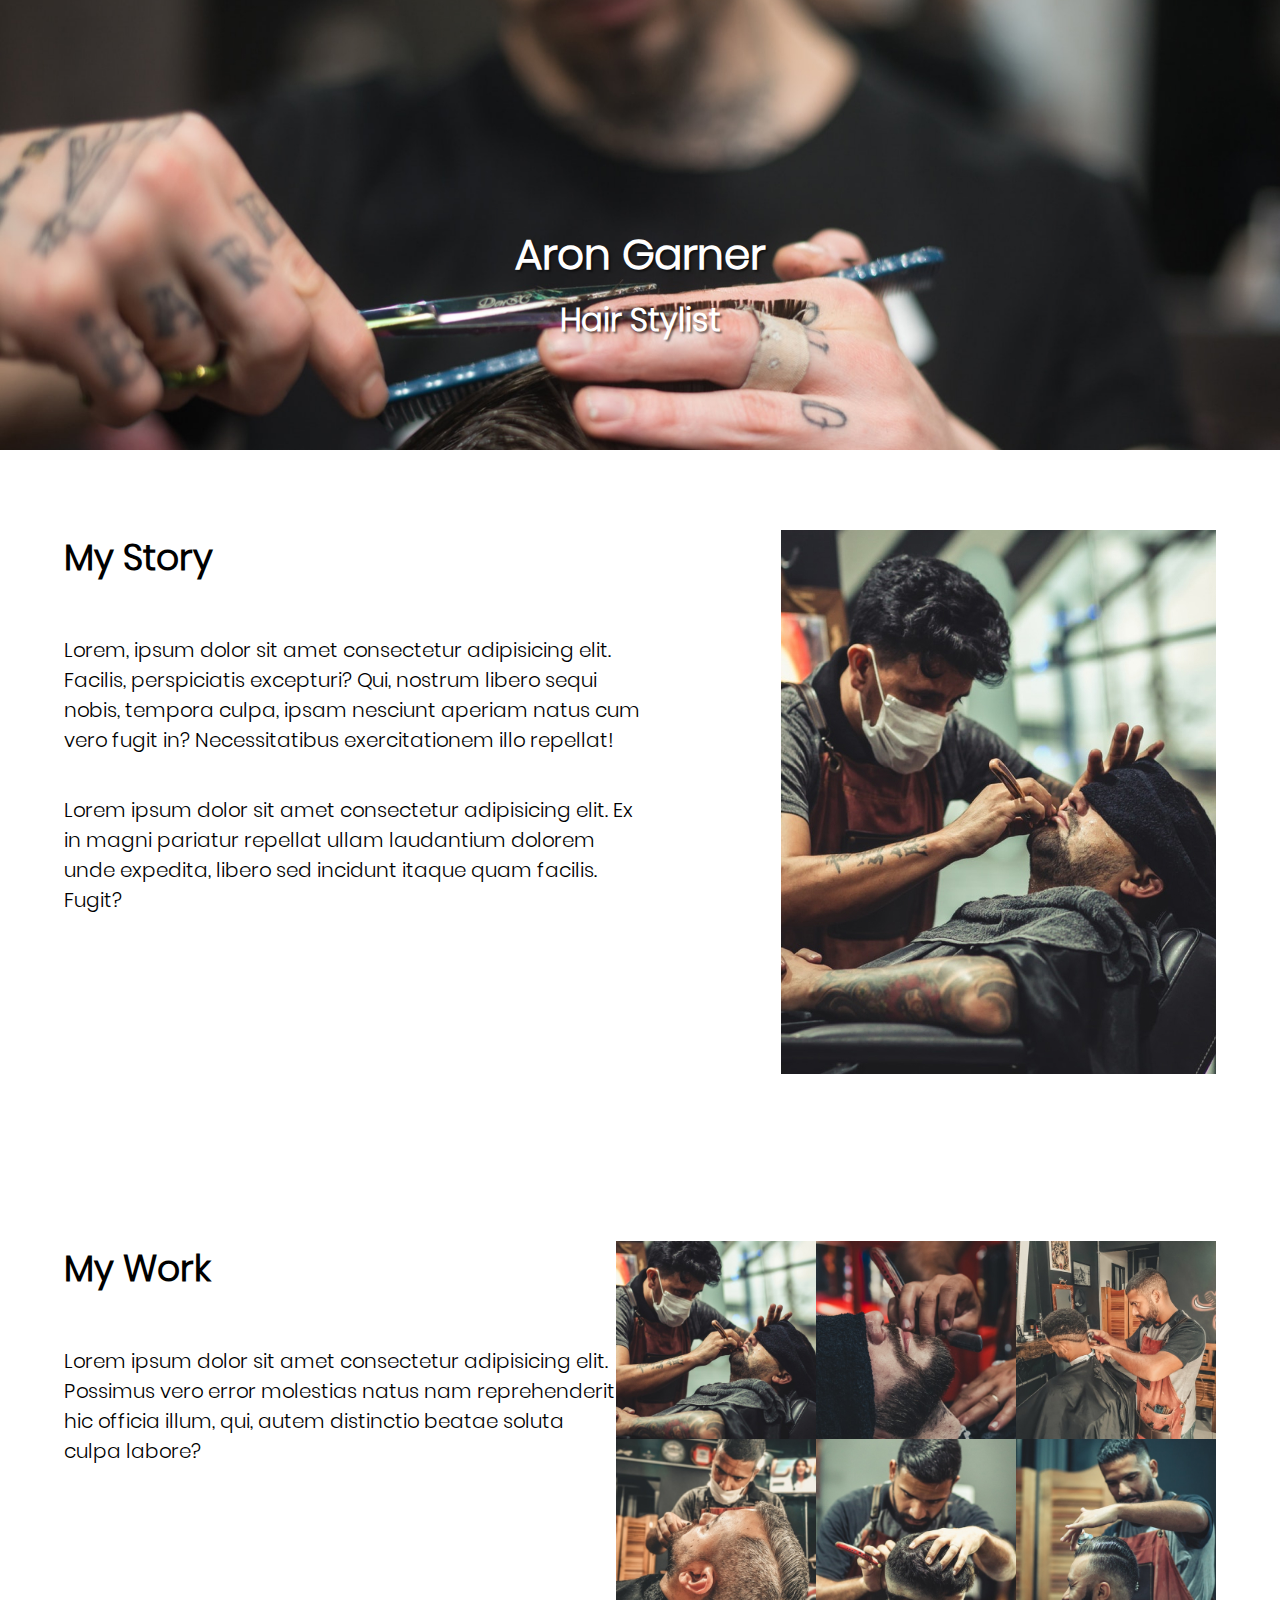
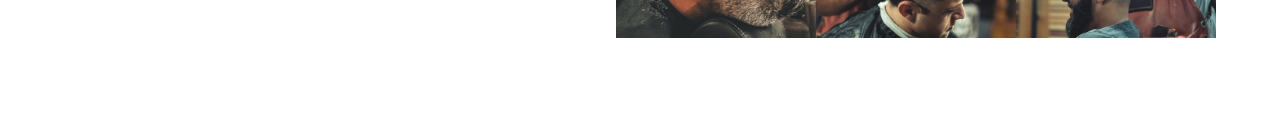
<file: barber.html>
<!DOCTYPE html>
<html lang="en">
  <head>
    <meta charset="UTF-8" />
    <meta name="viewport" content="width=device-width, initial-scale=1.0" />
    <meta http-equiv="X-UA-Compatible" content="ie=edge" />
    <link rel="stylesheet" href="style.css" />
    <title>Aron Garner</title>
  </head>
  <body>
    <main>
      <div class="banner">
        <img src="./img/barber-bg.jpg" alt="" />
        <div class="author">
          <h1>Aron Garner</h1>
          <h3>Hair Stylist</h3>
        </div>
      </div>
      <div class="story">
        <div class="story-description">
          <h3>My Story</h3>
          <p>
            Lorem, ipsum dolor sit amet consectetur adipisicing elit. Facilis,
            perspiciatis excepturi? Qui, nostrum libero sequi nobis, tempora
            culpa, ipsam nesciunt aperiam natus cum vero fugit in?
            Necessitatibus exercitationem illo repellat!
          </p>
          <p>
            Lorem ipsum dolor sit amet consectetur adipisicing elit. Ex in magni
            pariatur repellat ullam laudantium dolorem unde expedita, libero sed
            incidunt itaque quam facilis. Fugit?
          </p>
        </div>
        <div class="profile">
          <img src="./img/barber-profile.jpg" alt="profile" />
        </div>
      </div>
      <div class="my-work">
        <div class="work-description">
          <h3>My Work</h3>
          <p>
            Lorem ipsum dolor sit amet consectetur adipisicing elit. Possimus
            vero error molestias natus nam reprehenderit hic officia illum, qui,
            autem distinctio beatae soluta culpa labore?
          </p>
        </div>
        <div class="work-gallery">
          <img src="./img/barber-gallery-1.jpg" alt="" />
          <img src="./img/barber-gallery-2.jpg" alt="" />
          <img src="./img/barber-gallery-3.jpg" alt="" />
          <img src="./img/barber-gallery-4.jpg" alt="" />
          <img src="./img/barber-gallery-5.jpg" alt="" />
          <img src="./img/barber-gallery-6.jpg" alt="" />
        </div>
      </div>
    </main>
  </body>
</html>
</file>
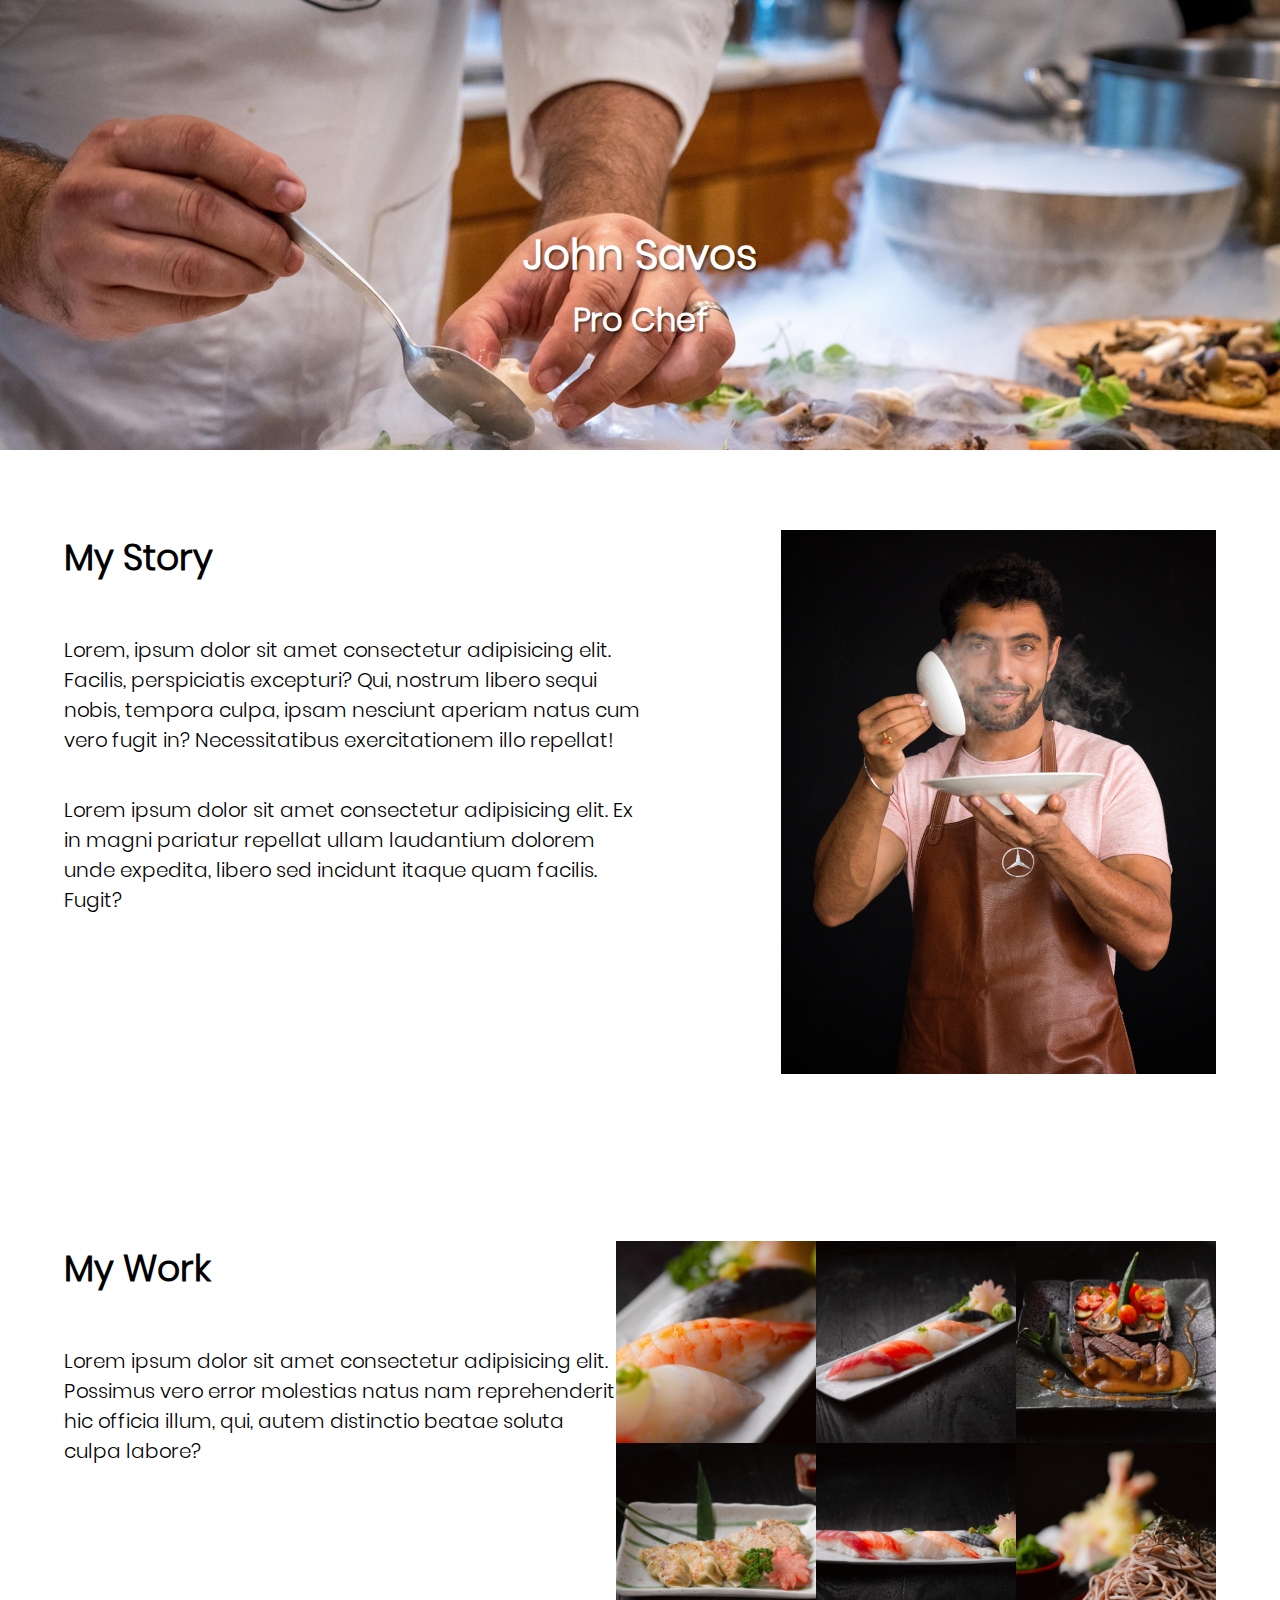
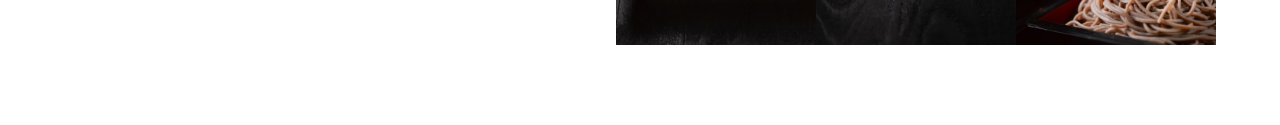
<file: chef.html>
<!DOCTYPE html>
<html lang="en">
  <head>
    <meta charset="UTF-8" />
    <meta name="viewport" content="width=device-width, initial-scale=1.0" />
    <meta http-equiv="X-UA-Compatible" content="ie=edge" />
    <link rel="stylesheet" href="style.css" />
    <title>John Savos</title>
  </head>
  <body>
    <main>
      <div class="banner">
        <img src="./img/chef-bg.jpg" alt="" />
        <div class="author">
          <h1>John Savos</h1>
          <h3>Pro Chef</h3>
        </div>
      </div>
      <div class="story">
        <div class="story-description">
          <h3>My Story</h3>
          <p>
            Lorem, ipsum dolor sit amet consectetur adipisicing elit. Facilis,
            perspiciatis excepturi? Qui, nostrum libero sequi nobis, tempora
            culpa, ipsam nesciunt aperiam natus cum vero fugit in?
            Necessitatibus exercitationem illo repellat!
          </p>
          <p>
            Lorem ipsum dolor sit amet consectetur adipisicing elit. Ex in magni
            pariatur repellat ullam laudantium dolorem unde expedita, libero sed
            incidunt itaque quam facilis. Fugit?
          </p>
        </div>
        <div class="profile">
          <img src="./img/chef-profile.jpg" alt="profile" />
        </div>
      </div>
      <div class="my-work">
        <div class="work-description">
          <h3>My Work</h3>
          <p>
            Lorem ipsum dolor sit amet consectetur adipisicing elit. Possimus
            vero error molestias natus nam reprehenderit hic officia illum, qui,
            autem distinctio beatae soluta culpa labore?
          </p>
        </div>
        <div class="work-gallery">
          <img src="./img/chef-gallery-1.jpg" alt="" />
          <img src="./img/chef-gallery-2.jpg" alt="" />
          <img src="./img/chef-gallery-3.jpg" alt="" />
          <img src="./img/chef-gallery-4.jpg" alt="" />
          <img src="./img/chef-gallery-5.jpg" alt="" />
          <img src="./img/chef-gallery-6.jpg" alt="" />
        </div>
      </div>
    </main>
  </body>
</html>
</file>
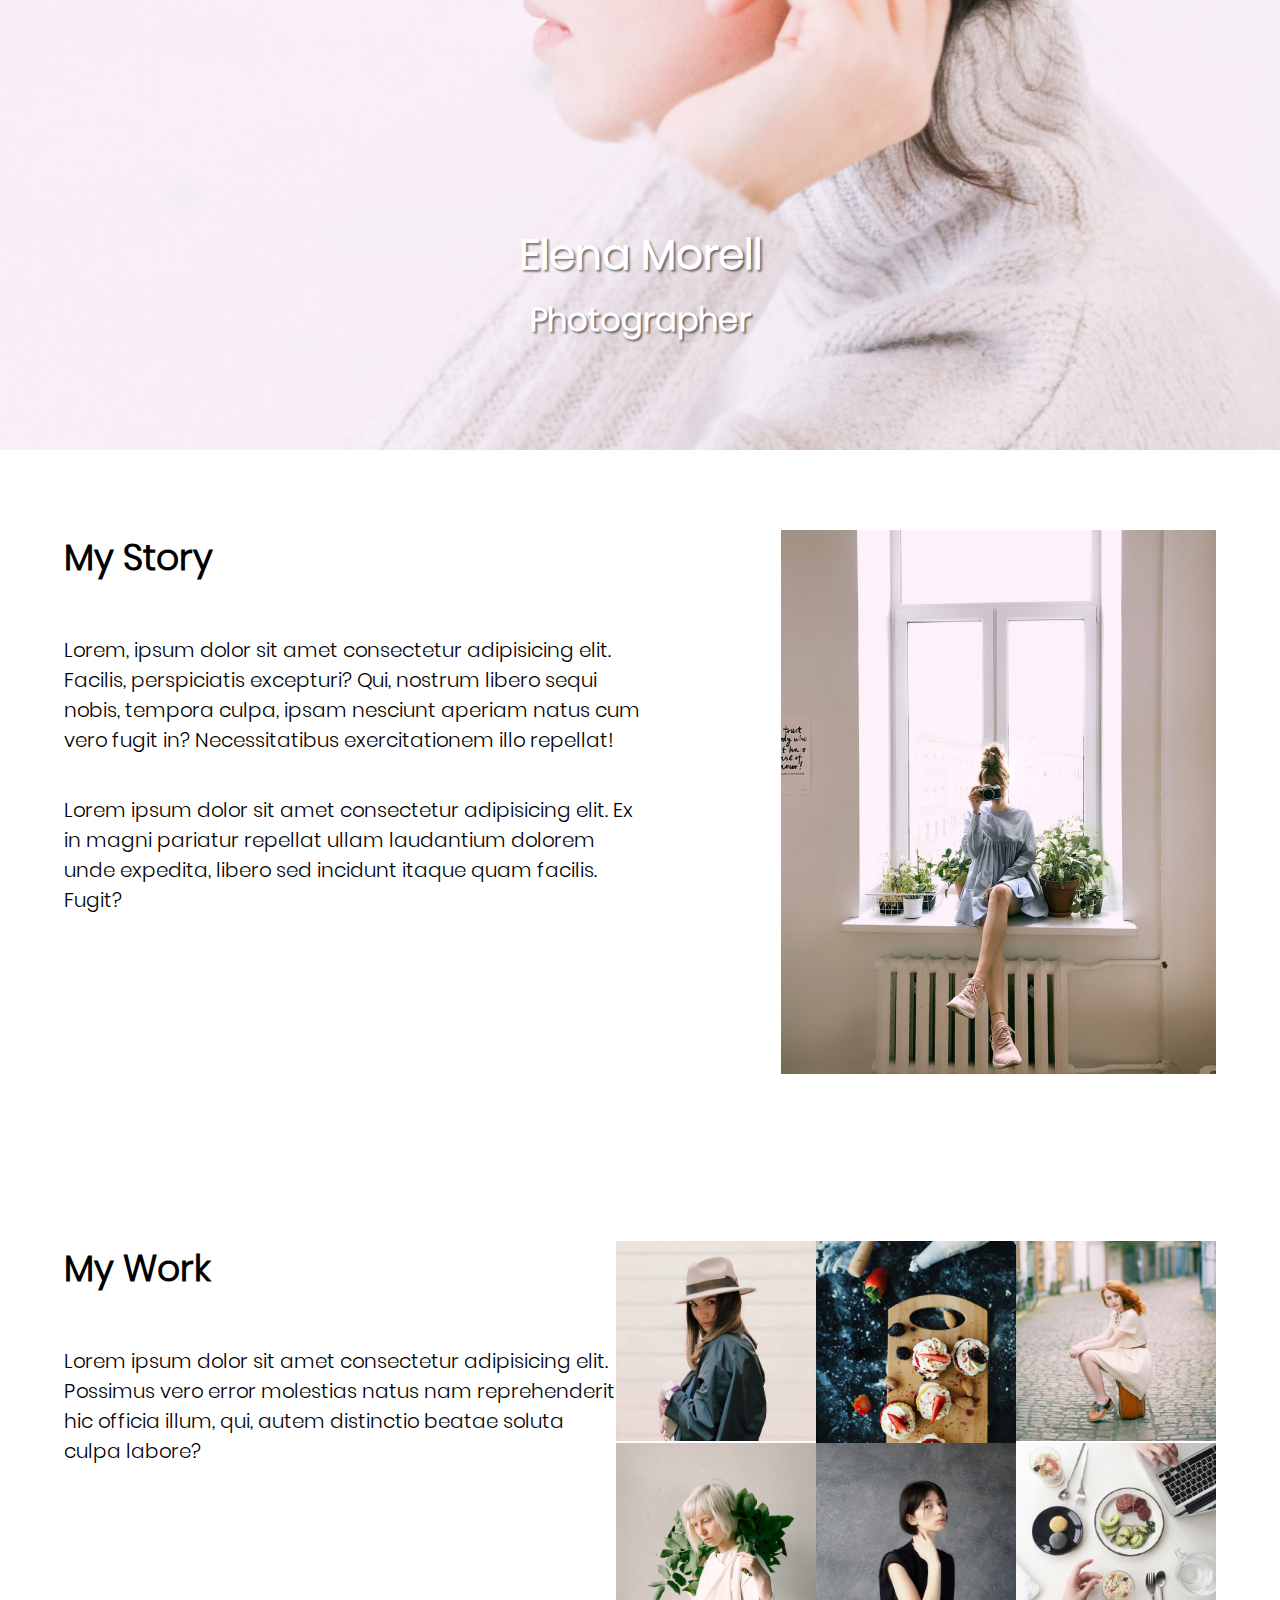
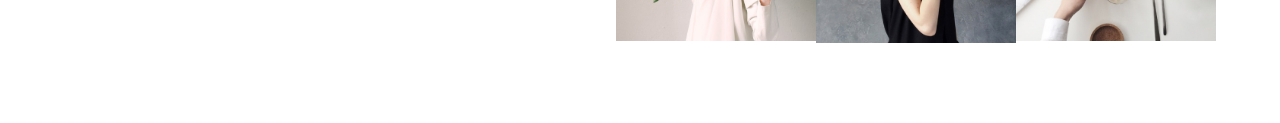
<file: photo.html>
<!DOCTYPE html>
<html lang="en">
  <head>
    <meta charset="UTF-8" />
    <meta name="viewport" content="width=device-width, initial-scale=1.0" />
    <meta http-equiv="X-UA-Compatible" content="ie=edge" />
    <link rel="stylesheet" href="style.css" />
    <title>Elena Morell</title>
  </head>
  <body>
    <main>
      <div class="banner">
        <img src="./img/photo-bg.jpg" alt="" />
        <div class="author">
          <h1>Elena Morell</h1>
          <h3>Photographer</h3>
        </div>
      </div>
      <div class="story">
        <div class="story-description">
          <h3>My Story</h3>
          <p>
            Lorem, ipsum dolor sit amet consectetur adipisicing elit. Facilis,
            perspiciatis excepturi? Qui, nostrum libero sequi nobis, tempora
            culpa, ipsam nesciunt aperiam natus cum vero fugit in?
            Necessitatibus exercitationem illo repellat!
          </p>
          <p>
            Lorem ipsum dolor sit amet consectetur adipisicing elit. Ex in magni
            pariatur repellat ullam laudantium dolorem unde expedita, libero sed
            incidunt itaque quam facilis. Fugit?
          </p>
        </div>
        <div class="profile">
          <img src="./img/photo-profile.jpg" alt="profile" />
        </div>
      </div>
      <div class="my-work">
        <div class="work-description">
          <h3>My Work</h3>
          <p>
            Lorem ipsum dolor sit amet consectetur adipisicing elit. Possimus
            vero error molestias natus nam reprehenderit hic officia illum, qui,
            autem distinctio beatae soluta culpa labore?
          </p>
        </div>
        <div class="work-gallery">
          <img src="./img/photo-gallery-1.jpg" alt="" />
          <img src="./img/photo-gallery-2.jpg" alt="" />
          <img src="./img/photo-gallery-3.jpg" alt="" />
          <img src="./img/photo-gallery-4.jpg" alt="" />
          <img src="./img/photo-gallery-5.jpg" alt="" />
          <img src="./img/photo-gallery-6.jpg" alt="" />
        </div>
      </div>
    </main>
  </body>
</html>
</file>
<file: style.css>
*,
*::before,
*::after {
  margin: 0;
  padding: 0;
  box-sizing: border-box;
}

@font-face {
  font-family: PopLight;
  src: url("./fonts/Poppins-Light.ttf");
}

@font-face {
  font-family: PopRegular;
  src: url("./fonts/Poppins-Regular.ttf");
}

body {
  font-family: PopLight;
}

.portfolio {
  color: white;
  background: radial-gradient(rgba(43, 55, 96, 1), rgba(11, 16, 35, 1));
}

nav {
  min-height: 10vh;
  width: 90%;
  margin: auto;
  display: flex;
  justify-content: space-between;
  align-items: center;
  padding: 20px 0px;
}

.logo {
  font-size: 20px;
}

.page {
  min-height: 90vh;
  display: grid;
  grid-template-columns: 5% 1fr 1fr 1fr 5%;
}

.chef,
.hairstyle {
  position: absolute;
  bottom: 0%;
  left: 0%;
  width: 100%;
  opacity: 0;
  pointer-events: none;
}

.hero {
  overflow: hidden;
  height: 500px;
  align-self: center;
  justify-self: center;
  display: flex;
}

.hero a {
  display: flex;
}

.hero img {
  height: 500px;
  transition: transform 0.3s ease-out;
  cursor: pointer;
}

.model-right {
  transform: translate(0%, 10%);
}

.model-left {
  transform: translate(0%, -10%);
}

.hero:hover .model-right {
  transform: translate(0%, 0%);
}

.hero:hover .model-left {
  transform: translate(0%, 0%);
}

.details h1 {
  font-size: 64px;
  font-family: PopRegular;
}

.details h2 {
  font-size: 42px;
  padding: 20px 0px;
}

.details p {
  font-size: 24px;
  padding: 20px 0px 50px 0px;
}

.details {
  grid-column: 2/3;
  align-self: end;
}

.pages {
  position: absolute;
  right: 5%;
  top: 50%;
  transform: translateY(-50%);
}

.pages > div {
  display: flex;
  align-items: center;
  justify-content: space-between;
}

.pages h3 {
  font-size: 30px;
  padding: 30px;
}

.pages svg {
  cursor: pointer;
  opacity: 0.5;
  transform: scale(2);
}

.pages svg.active {
  opacity: 1;
}

.pages svg:hover {
  animation: dot 0.5s ease-in-out infinite alternate;
}

@keyframes dot {
  0% {
    transform: scale(2);
  }
  100% {
    transform: scale(4);
  }
}

.banner {
  height: 50vh;
  width: 100%;
  position: relative;
}

.banner img {
  height: 100%;
  width: 100%;
  object-fit: cover;
  object-position: top;
}

.author {
  position: absolute;
  top: 70%;
  color: white;
  text-shadow: 2px 2px 2px rgba(0, 0, 0, 0.5);
  text-align: center;
  left: 50%;
  transform: translate(-50%, -70%);
}

.author h1 {
  font-size: 42px;
}

.author h3 {
  padding: 10px 0px;
  font-size: 32px;
}

.story,
.my-work {
  display: flex;
  justify-content: space-between;
  width: 90%;
  margin: auto;
  padding: 80px 0px;
}

.story-description,
.work-description {
  width: 50%;
}

.story-description h3,
.work-description h3 {
  font-size: 36px;
  padding-bottom: 30px;
}

.story-description p,
.work-description p {
  padding: 20px 0px;
  font-size: 20px;
}

.work-gallery {
  display: grid;
  grid-template-columns: repeat(3, 200px);
}

.work-gallery img {
  width: 100%;
}

@media (max-width: 1024px) {
  .page {
    grid-template-columns: 5% 1fr 5%;
    grid-template-rows: 2fr 1fr;
    align-items: center;
  }
  .hero {
    grid-column: 2/3;
    height: auto;
  }
  .hero img {
    height: 500px;
  }
  .details {
    grid-row: 2/3;
    grid-column: 2/3;
    text-align: center;
  }
  .details h1 {
    font-size: 48px;
  }
  .details h2 {
    font-size: 38px;
  }
  .story,
  .my-work {
    flex-direction: column;
  }
  .story-description,
  .work-description {
    width: 100%;
  }
  .work-gallery {
    display: grid;
    grid-template-columns: repeat(auto-fit, minmax(250px, 1fr));
  }
  .profile {
    padding-top: 30px;
    text-align: center;
  }
}

@media (max-width: 768px) {
  .hero img {
    height: 400px;
  }
  .details h1 {
    font-size: 38px;
  }
  .details h2 {
    font-size: 28px;
  }
}

.nav-open {
  position: absolute;
  top: 0px;
  left: 0px;
  width: 100%;
  height: 50vh;
  background: white;
  z-index: 1;
  color: black;
  display: grid;
  grid-template-columns: 5% 1fr 1fr 5%;
  justify-items: center;
  align-items: center;
  text-align: center;
  transform: translateY(-100%);
}

.contact {
  grid-column: 2/3;
}

.nav-open h3 {
  font-size: 28px;
  padding-bottom: 40px;
}

.nav-open p {
  font-size: 18px;
}

.social-links img {
  padding: 0px 20px;
}

.logo,
.menu {
  z-index: 2;
}

.menu {
  cursor: pointer;
}
</file>
